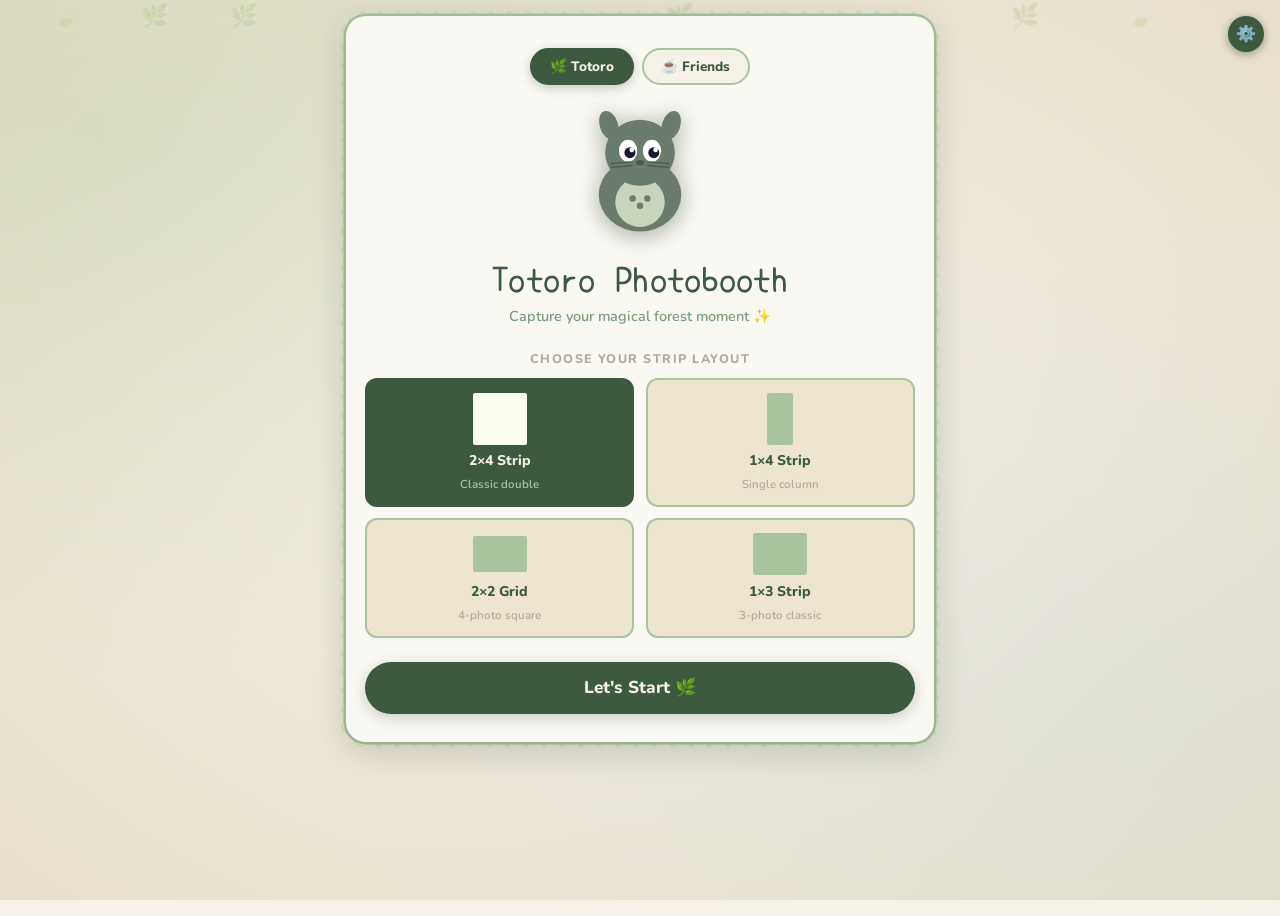
<file: index.html>
<!DOCTYPE html>
<html lang="en">
<head>
  <meta charset="UTF-8"/>
  <meta name="viewport" content="width=device-width, initial-scale=1.0"/>
  <title>Totoro Photobooth 🌿</title>
  <link rel="preconnect" href="https://fonts.googleapis.com"/>
  <link href="https://fonts.googleapis.com/css2?family=Cormorant+Garamond:ital,wght@0,400;0,600;1,400&family=Yomogi&family=Nunito:wght@400;600;700;800;900&display=swap" rel="stylesheet"/>
  <link rel="stylesheet" href="style.css"/>
</head>
<body>

<div class="leaves-bg" aria-hidden="true">
  <span class="leaf">🍃</span><span class="leaf">🌿</span><span class="leaf">🍃</span>
  <span class="leaf">🌿</span><span class="leaf">🍃</span><span class="leaf">🌿</span>
  <span class="leaf">🍃</span><span class="leaf">🌿</span>
</div>

<a href="admin.html" class="admin-link" title="Admin Panel">⚙️</a>

<div id="app">

  <!-- ═══ PHASE: WELCOME ═══ -->
  <div class="phase active" id="phase-welcome">
    <div class="welcome-card">
      <!-- Theme switcher -->
      <div class="theme-switcher">
        <button class="theme-btn active" data-theme="totoro" onclick="applyTheme('totoro')">🌿 Totoro</button>
        <button class="theme-btn" data-theme="friends" onclick="applyTheme('friends')">☕ Friends</button>
      </div>

      <!-- Dynamic hero area — swapped by applyTheme() -->
      <div id="themeHeroArea">
        <div class="totoro-hero"></div>
        <h1 class="welcome-title">Totoro Photobooth</h1>
        <p class="welcome-sub">Capture your magical forest moment ✨</p>
      </div>

      <div class="section-label">Choose your strip layout</div>
      <div class="layout-grid">
        <button class="layout-card active" data-layout="2x4" onclick="selectLayout(this,'2x4')">
          <div class="layout-preview lp-2x4"></div>
          <span>2×4 Strip</span><small>Classic double</small>
        </button>
        <button class="layout-card" data-layout="1x4" onclick="selectLayout(this,'1x4')">
          <div class="layout-preview lp-1x4"></div>
          <span>1×4 Strip</span><small>Single column</small>
        </button>
        <button class="layout-card" data-layout="2x2" onclick="selectLayout(this,'2x2')">
          <div class="layout-preview lp-2x2"></div>
          <span>2×2 Grid</span><small>4-photo square</small>
        </button>
        <button class="layout-card" data-layout="1x3" onclick="selectLayout(this,'1x3')">
          <div class="layout-preview lp-1x3"></div>
          <span>1×3 Strip</span><small>3-photo classic</small>
        </button>
      </div>

      <button class="btn-primary btn-xl" onclick="goPhase('camera-setup')">Let's Start 🌿</button>
    </div>
  </div>

  <!-- ═══ PHASE: CAMERA SETUP ═══ -->
  <div class="phase" id="phase-camera-setup">
    <div class="phase-card">
      <div class="phase-header">
        <button class="btn-back" onclick="goPhase('welcome')">← Back</button>
        <h2 class="phase-title">📷 Camera Setup</h2>
        <div class="phase-step">1 / 5</div>
      </div>

      <!-- Camera Source — shown only on laptops/desktops -->
      <div class="setup-section" id="cameraSourceSection" style="display:none">
        <div class="setup-label">Camera Source</div>
        <select id="cameraSelect" class="styled-select" onchange="onCameraChange()">
          <option value="">Detecting cameras…</option>
        </select>
      </div>

      <!-- Facing mode — shown only on mobile -->
      <div class="setup-section" id="cameraFacingSection" style="display:none">
        <div class="setup-label">Camera</div>
        <div class="toggle-row">
          <button class="toggle-btn active" id="btnFront" onclick="setFacing('user',this)">🤳 Front / Selfie</button>
          <button class="toggle-btn" id="btnBack" onclick="setFacing('environment',this)">📷 Back / Rear</button>
        </div>
      </div>

      <!-- Flash — shown only on mobile -->
      <div class="setup-section" id="cameraFlashSection" style="display:none">
        <div class="setup-label">Flash / Torch</div>
        <div class="toggle-row">
          <button class="toggle-btn active" id="btnFlashOff" onclick="setFlash('off',this)">🔕 Off</button>
          <button class="toggle-btn" id="btnFlashOn"  onclick="setFlash('on',this)">⚡ On</button>
          <button class="toggle-btn" id="btnFlashAuto" onclick="setFlash('auto',this)">✨ Auto</button>
        </div>
        <div class="flash-note" id="flashNote" style="display:none">⚠️ Torch not supported on this device</div>
      </div>

      <div class="setup-viewfinder" id="setupViewfinder">
        <video id="setupVideo" autoplay playsinline muted></video>
        <div class="vf-corner tl"></div><div class="vf-corner tr"></div>
        <div class="vf-corner bl"></div><div class="vf-corner br"></div>
        <div class="vf-label">Live Preview</div>
      </div>

      <button class="btn-primary" onclick="goPhase('shoot')">Looks Good — Start Shooting 📸</button>
    </div>
  </div>

  <!-- ═══ PHASE: SHOOT ═══ -->
  <div class="phase" id="phase-shoot">
    <div class="phase-card phase-card--wide">
      <div class="phase-header">
        <button class="btn-back" onclick="goPhase('camera-setup')">← Back</button>
        <h2 class="phase-title">📸 Photo Session</h2>
        <div class="phase-step">2 / 5</div>
      </div>

      <div class="shoot-layout">
        <div class="shoot-left">
          <div class="viewfinder-main" id="mainViewfinder">
            <video id="shootVideo" autoplay playsinline muted></video>
            <canvas id="shootCanvas" style="display:none"></canvas>
            <div class="vf-corner tl"></div><div class="vf-corner tr"></div>
            <div class="vf-corner bl"></div><div class="vf-corner br"></div>
            <div class="flash-overlay" id="shootFlash"></div>
            <div class="countdown-bubble" id="shootCountdown"></div>
            <div class="seq-overlay">
              <div class="seq-dots-row" id="shootDots"></div>
              <span class="seq-lbl" id="shootSeqLbl"></span>
            </div>
            <div class="replay-pill" id="replayPill" style="display:none">▶ 3s replay</div>
          </div>
          <div class="shoot-controls">
            <button class="btn-secondary" id="retakeBtn" onclick="goPhase('retake')" style="display:none">🔁 Retake</button>
            <button class="btn-primary btn-shoot" id="shootBtn" onclick="startShootSession()"><span>📸</span> Start</button>
            <button class="btn-secondary" id="doneShootBtn" onclick="goPhase('filter')" style="display:none">Done →</button>
          </div>
          <p class="shoot-status" id="shootStatus">Press Start when ready!</p>
        </div>

        <div class="shoot-right">
          <div class="strip-preview-label">Strip Preview</div>
          <div class="strip-mini-wrap" id="stripMiniWrap"></div>
        </div>
      </div>
    </div>
  </div>

  <!-- ═══ PHASE: RETAKE ═══ -->
  <div class="phase" id="phase-retake">
    <div class="phase-card">
      <div class="phase-header">
        <button class="btn-back" onclick="goPhase('shoot')">← Back</button>
        <h2 class="phase-title">🔁 Retake a Photo</h2>
        <div class="phase-step">2b</div>
      </div>
      <p class="retake-hint">Tap a photo slot to retake it</p>
      <div class="retake-grid" id="retakeGrid"></div>
      <button class="btn-primary" onclick="goPhase('filter')" style="margin-top:1rem">Continue with these →</button>
    </div>
  </div>

  <!-- ═══ PHASE: FILTER ═══ -->
  <div class="phase" id="phase-filter">
    <div class="phase-card">
      <div class="phase-header">
        <button class="btn-back" onclick="goPhase('shoot')">← Back</button>
        <h2 class="phase-title">🎨 Choose a Filter</h2>
        <div class="phase-step">3 / 5</div>
      </div>

      <div class="filter-strip-preview" id="filterStripPreview">
        <canvas id="filterCanvas"></canvas>
      </div>

      <div class="filter-scroll">
        <button class="filter-pill active" data-filter="none"     onclick="previewFilter('none',this)">🌿 Natural</button>
        <button class="filter-pill"        data-filter="sepia"    onclick="previewFilter('sepia',this)">🍂 Vintage</button>
        <button class="filter-pill"        data-filter="bw"       onclick="previewFilter('bw',this)">🌫 B&W</button>
        <button class="filter-pill"        data-filter="warm"     onclick="previewFilter('warm',this)">🌅 Warm</button>
        <button class="filter-pill"        data-filter="cool"     onclick="previewFilter('cool',this)">❄️ Cool</button>
        <button class="filter-pill"        data-filter="dramatic" onclick="previewFilter('dramatic',this)">🎭 Drama</button>
        <button class="filter-pill"        data-filter="fade"     onclick="previewFilter('fade',this)">🌸 Fade</button>
      </div>

      <button class="btn-primary" onclick="applyFilterAndNext()">Apply & Preview Strip →</button>
    </div>
  </div>

  <!-- ═══ PHASE: FINALIZE ═══ -->
  <div class="phase" id="phase-finalize">
    <div class="phase-card">
      <div class="phase-header">
        <button class="btn-back" onclick="goPhase('filter')">← Back</button>
        <h2 class="phase-title">✨ Your Strip</h2>
        <div class="phase-step">4 / 5</div>
      </div>

      <div class="finalize-strips" id="finalizeStrips"></div>
      <canvas id="finalCanvas" style="display:none"></canvas>

      <div class="finalize-actions">
        <button class="btn-secondary" onclick="goPhase('retake')">🔁 Retake a Shot</button>
        <button class="btn-download" onclick="downloadFinalStrip()">⬇️ Download</button>
      </div>

      <button class="btn-primary" style="margin-top:.8rem" onclick="goPhase('email')">Send to Email 📧</button>
    </div>
  </div>

  <!-- ═══ PHASE: EMAIL ═══ -->
  <div class="phase" id="phase-email">
    <div class="phase-card">
      <div class="phase-header">
        <button class="btn-back" onclick="goPhase('finalize')">← Back</button>
        <h2 class="phase-title">📧 Send Your Memories</h2>
        <div class="phase-step">5 / 5</div>
      </div>

      <div class="email-thumb-row" id="emailThumbRow"></div>

      <!-- Quick EmailJS config — shown only when not yet configured -->
      <div id="quickConfigPanel" class="quick-config-panel" style="display:none">
        <div class="qc-title" id="quickConfigTitle">⚙️ One-time EmailJS Setup</div>
        <p class="qc-desc">Get your free credentials at <a href="https://emailjs.com" target="_blank">emailjs.com</a> — connect Gmail, fill in below.<br/>
        <strong>Note:</strong> Each theme needs its own EmailJS Template ID. Service ID and Public Key can be the same.</p>
        <div class="form-group">
          <label class="form-label">Service ID <span class="qc-hint">e.g. service_abc123</span></label>
          <input type="text" id="qcServiceId" class="styled-input" placeholder="service_xxxxxxx"/>
        </div>
        <div class="form-group">
          <label class="form-label">Template ID <span class="qc-hint">e.g. template_xyz789</span></label>
          <input type="text" id="qcTemplateId" class="styled-input" placeholder="template_xxxxxxx"/>
        </div>
        <div class="form-group">
          <label class="form-label">Public Key <span class="qc-hint">Account → General</span></label>
          <input type="text" id="qcPublicKey" class="styled-input" placeholder="xxxxxxxxxxxxxxxxx"/>
        </div>
        <button class="btn-secondary" onclick="saveQuickConfig()" style="width:100%">💾 Save & Continue</button>
      </div>

      <div class="form-group">
        <label class="form-label">Your Email Address</label>
        <input type="email" id="emailInput" class="styled-input" placeholder="you@example.com"/>
      </div>
      <div class="form-group">
        <label class="form-label">What to include</label>
        <div class="check-row">
          <label class="check-item"><input type="checkbox" id="inclPhoto" checked/> 📸 Photo Strip</label>
          <label class="check-item"><input type="checkbox" id="inclVideo" checked/> 🎥 Video Clips</label>
        </div>
      </div>

      <div class="email-status-box" id="emailStatusBox" style="display:none"></div>

      <button class="btn-primary" id="sendEmailBtn" onclick="sendEmail()">Send ✉️</button>
      <button class="btn-ghost-center" onclick="goPhase('done')">Skip → Finish</button>
    </div>
  </div>

  <!-- ═══ PHASE: DONE ═══ -->
  <div class="phase" id="phase-done">
    <div class="done-card">
      <div class="done-anim">🌿</div>
      <h2 class="done-title">See you next time!</h2>
      <p class="done-sub">Your magical moment is saved ✨</p>
      <div class="done-strips" id="doneStrips"></div>
      <div class="done-actions">
        <button class="btn-download" onclick="downloadFinalStrip()">⬇️ Download Strip</button>
      </div>
      <button class="btn-primary" style="margin-top:1rem" onclick="restartBooth()">🌿 New Session</button>
    </div>
  </div>

</div><!-- #app -->

<!-- ░░ RETAKE MODAL ░░ -->
<div class="modal-overlay" id="retakeModal">
  <div class="modal-box">
    <button class="modal-close" onclick="closeRetakeModal()">✕</button>
    <h3 class="modal-title">📸 Retake Photo <span id="retakePhotoNum"></span></h3>
    <div class="modal-viewfinder">
      <video id="retakeVideo" autoplay playsinline muted></video>
      <div class="vf-corner tl"></div><div class="vf-corner tr"></div>
      <div class="vf-corner bl"></div><div class="vf-corner br"></div>
      <div class="countdown-bubble" id="retakeCountdown"></div>
      <div class="flash-overlay" id="retakeFlash"></div>
    </div>
    <div class="modal-actions">
      <button class="btn-primary" onclick="triggerRetakeCountdown()">📸 Capture (3s timer)</button>
    </div>
  </div>
</div>

<script src="config.js"></script>
<script src="strip-renderer.js"></script>
<script src="app.js"></script>
</body>
</html>
</file>
<file: style.css>
/* =====================================================
   TOTORO PHOTOBOOTH v3 — style.css
   ===================================================== */
:root {
  --forest:      #3d5a40;
  --forest-mid:  #4e7153;
  --forest-dark: #2a3f2c;
  --sage:        #7a9e7e;
  --sage-light:  #a8c5a0;
  --sage-pale:   #d4e8d0;
  --cream:       #f5f0e8;
  --parchment:   #ede5d0;
  --warm-white:  #faf8f3;
  --totoro-gray: #6b7c6e;
  --belly:       #c8d5bc;
  --accent:      #c1773b;
  --accent-lt:   #e8a96a;
  --dust:        #b5a99a;
  --shadow:      rgba(40,60,42,.22);
  --shadow-deep: rgba(20,35,22,.42);
  --radius:      20px;
  --radius-sm:   12px;
  --strip-green: #4e6e50;
}
*,*::before,*::after { box-sizing:border-box; margin:0; padding:0; }
html { scroll-behavior:smooth; }
body {
  font-family:'Nunito',sans-serif;
  background:var(--cream);
  color:var(--forest-dark);
  min-height:100vh;
  overflow-x:hidden;
}
body::before {
  content:''; position:fixed; inset:0; z-index:-2;
  background:
    radial-gradient(ellipse at 8% 15%,rgba(120,180,110,.15) 0%,transparent 50%),
    radial-gradient(ellipse at 90% 80%,rgba(174,205,217,.18) 0%,transparent 50%),
    radial-gradient(ellipse at 50% 50%,#f5f0e8 0%,#e8e0cc 100%);
}

/* ── LEAVES ── */
.leaves-bg { position:fixed;inset:0;pointer-events:none;z-index:-1;overflow:hidden; }
.leaf { position:absolute;font-size:clamp(.9rem,3vw,1.4rem);opacity:.13;animation:floatLeaf linear infinite; }
.leaf:nth-child(1){left:4%;animation-duration:20s;animation-delay:0s}
.leaf:nth-child(2){left:18%;animation-duration:24s;animation-delay:4s}
.leaf:nth-child(3){left:35%;animation-duration:17s;animation-delay:7s}
.leaf:nth-child(4){left:52%;animation-duration:26s;animation-delay:2s}
.leaf:nth-child(5){left:67%;animation-duration:21s;animation-delay:9s}
.leaf:nth-child(6){left:79%;animation-duration:15s;animation-delay:3s}
.leaf:nth-child(7){left:88%;animation-duration:23s;animation-delay:12s}
.leaf:nth-child(8){left:11%;animation-duration:19s;animation-delay:5s}
@keyframes floatLeaf{0%{transform:translateY(-5%) rotate(0);opacity:0}8%{opacity:.13}92%{opacity:.13}100%{transform:translateY(108vh) rotate(400deg);opacity:0}}

/* ── ADMIN LINK ── */
.admin-link {
  position:fixed;top:1rem;right:1rem;z-index:100;
  background:var(--forest);color:var(--cream);
  width:36px;height:36px;border-radius:50%;
  display:flex;align-items:center;justify-content:center;
  text-decoration:none;font-size:1rem;
  box-shadow:0 2px 10px var(--shadow-deep);
  transition:transform .2s;
}
.admin-link:hover{transform:scale(1.12) rotate(20deg)}

/* ── APP WRAPPER ── */
#app { max-width:620px;margin:0 auto;padding:0 1rem 4rem; }

/* ── PHASES ── */
.phase { display:none;animation:fadeUp .3s ease; }
.phase.active { display:block; }
@keyframes fadeUp{from{opacity:0;transform:translateY(12px)}to{opacity:1;transform:translateY(0)}}

/* ═══════════════════════════════════════
   WELCOME
═══════════════════════════════════════ */
.welcome-card {
  background:var(--warm-white);
  border-radius:var(--radius);
  padding:2rem 1.2rem 1.8rem;
  box-shadow:0 8px 32px var(--shadow),0 0 0 2.5px var(--sage-light);
  text-align:center;
  margin-top:1rem;
  position:relative;
}
.welcome-card::before {
  content:'';position:absolute;inset:-5px;border-radius:25px;
  background:repeating-linear-gradient(45deg,var(--sage-light) 0,var(--sage-light) 3px,transparent 3px,transparent 13px);
  z-index:-1;opacity:.28;
}
.totoro-hero { margin-bottom:1rem; }
.totoro-hero svg { width:110px;height:auto;filter:drop-shadow(0 4px 12px var(--shadow-deep)); }
.welcome-title {
  font-family:'Yomogi',cursive;
  font-size:2rem;color:var(--forest);letter-spacing:.04em;margin-bottom:.3rem;
}
.welcome-sub { font-size:.9rem;color:var(--sage);font-weight:600;margin-bottom:1.5rem; }
.section-label { font-size:.78rem;font-weight:800;color:var(--dust);letter-spacing:.12em;text-transform:uppercase;margin-bottom:.7rem; }

/* Layout grid */
.layout-grid { display:grid;grid-template-columns:repeat(2,1fr);gap:.7rem;margin-bottom:1.5rem; }
.layout-card {
  background:var(--parchment);border:2.5px solid var(--sage-light);
  border-radius:var(--radius-sm);padding:.8rem .6rem;
  cursor:pointer;transition:all .2s;display:flex;flex-direction:column;align-items:center;gap:.4rem;
  font-family:'Nunito',sans-serif;
}
.layout-card span { font-size:.88rem;font-weight:800;color:var(--forest); }
.layout-card small { font-size:.72rem;color:var(--dust);font-weight:600; }
.layout-card.active,.layout-card:hover { background:var(--forest);border-color:var(--forest); }
.layout-card.active span,.layout-card:hover span { color:var(--cream); }
.layout-card.active small,.layout-card:hover small { color:var(--sage-light); }

/* Layout previews */
.layout-preview { display:grid;gap:3px;width:56px;height:52px; }
.layout-preview span,.layout-preview::before,.layout-preview::after,
.lp-2x4,.lp-1x4,.lp-1x3,.lp-2x2 { background:var(--sage-light);border-radius:2px; }
.lp-2x4 { display:grid;grid-template-columns:1fr 1fr;grid-template-rows:repeat(4,1fr);gap:2px;width:54px;height:52px; }
.lp-2x4::before,.lp-2x4::after { display:none; }
.lp-1x4 { display:grid;grid-template-columns:1fr;grid-template-rows:repeat(4,1fr);gap:2px;width:26px;height:52px;margin:0 auto; }
.lp-2x2 { display:grid;grid-template-columns:1fr 1fr;grid-template-rows:1fr 1fr;gap:2px;width:54px;height:36px;margin:auto; }
.lp-1x3 { display:grid;grid-template-columns:1fr 1fr;grid-template-rows:repeat(3,1fr);gap:2px;width:54px;height:42px; }
.layout-card.active .layout-preview,
.layout-card:hover  .layout-preview { filter:brightness(1.5); }

/* ═══════════════════════════════════════
   PHASE CARD (generic)
═══════════════════════════════════════ */
.phase-card {
  background:var(--warm-white);
  border-radius:var(--radius);
  padding:1.2rem;
  box-shadow:0 8px 32px var(--shadow),0 0 0 2.5px var(--sage-light);
  margin-top:1rem;
  position:relative;
}
.phase-card::before {
  content:'';position:absolute;inset:-5px;border-radius:25px;
  background:repeating-linear-gradient(45deg,var(--sage-light) 0,var(--sage-light) 3px,transparent 3px,transparent 13px);
  z-index:-1;opacity:.25;
}
.phase-card--wide { max-width:100%; }
.phase-header {
  display:flex;align-items:center;justify-content:space-between;margin-bottom:1rem;
  padding-bottom:.7rem;border-bottom:2px solid var(--sage-pale);
}
.phase-title { font-family:'Yomogi',cursive;font-size:1.15rem;color:var(--forest); }
.phase-step  { font-size:.75rem;font-weight:700;color:var(--dust);letter-spacing:.08em; }

/* ═══════════════════════════════════════
   CAMERA SETUP
═══════════════════════════════════════ */
.setup-section { margin-bottom:1rem; }
.setup-label   { font-size:.78rem;font-weight:800;color:var(--dust);letter-spacing:.1em;text-transform:uppercase;margin-bottom:.45rem; }
.styled-select {
  width:100%;padding:.65rem .9rem;
  border:2px solid var(--sage-light);border-radius:var(--radius-sm);
  background:var(--cream);color:var(--forest-dark);
  font-family:'Nunito',sans-serif;font-size:.9rem;font-weight:600;
  appearance:none;cursor:pointer;
  background-image:url("data:image/svg+xml,%3Csvg xmlns='http://www.w3.org/2000/svg' viewBox='0 0 10 6'%3E%3Cpath d='M0 0l5 6 5-6z' fill='%237a9e7e'/%3E%3C/svg%3E");
  background-repeat:no-repeat;background-position:right .8rem center;background-size:10px;
}
.toggle-row { display:flex;gap:.5rem; }
.toggle-btn {
  flex:1;padding:.55rem .8rem;border:2px solid var(--sage-light);
  background:var(--cream);border-radius:60px;
  font-family:'Nunito',sans-serif;font-size:.85rem;font-weight:700;
  color:var(--forest);cursor:pointer;transition:all .18s;
}
.toggle-btn.active,.toggle-btn:hover { background:var(--forest);border-color:var(--forest);color:var(--cream); }

/* Setup viewfinder */
.setup-viewfinder {
  position:relative;width:100%;aspect-ratio:4/3;
  background:#0e1c0f;border-radius:var(--radius-sm);
  overflow:hidden;margin:.9rem 0;
}
.setup-viewfinder video { position:absolute;inset:0;width:100%;height:100%;object-fit:cover; }

/* ═══════════════════════════════════════
   SHOOT
═══════════════════════════════════════ */
.shoot-layout { display:flex;gap:1rem;align-items:flex-start;flex-wrap:wrap; }
.shoot-left   { flex:1;min-width:260px; }
.shoot-right  { flex:0 0 140px;min-width:120px; }

.viewfinder-main {
  position:relative;width:100%;aspect-ratio:4/3;
  background:#0e1c0f;border-radius:var(--radius-sm);
  overflow:hidden;margin-bottom:.8rem;
}
.viewfinder-main video { position:absolute;inset:0;width:100%;height:100%;object-fit:cover; }

/* VF corners */
.vf-corner { position:absolute;width:18px;height:18px;border-color:var(--accent-lt);border-style:solid;z-index:8; }
.vf-corner.tl { top:7px;left:7px;border-width:3px 0 0 3px;border-radius:3px 0 0 0; }
.vf-corner.tr { top:7px;right:7px;border-width:3px 3px 0 0;border-radius:0 3px 0 0; }
.vf-corner.bl { bottom:7px;left:7px;border-width:0 0 3px 3px;border-radius:0 0 0 3px; }
.vf-corner.br { bottom:7px;right:7px;border-width:0 3px 3px 0;border-radius:0 0 3px 0; }
.vf-label {
  position:absolute;top:8px;left:50%;transform:translateX(-50%);
  background:rgba(0,0,0,.45);color:rgba(255,255,255,.8);
  font-size:.68rem;font-weight:700;padding:2px 10px;border-radius:20px;letter-spacing:.1em;z-index:9;
}

/* Flash */
.flash-overlay { position:absolute;inset:0;background:white;opacity:0;pointer-events:none;z-index:20; }
.flash-overlay.flash { animation:doFlash .45s ease; }
@keyframes doFlash{0%{opacity:0}15%{opacity:.95}100%{opacity:0}}

/* Countdown bubble */
.countdown-bubble {
  position:absolute;inset:0;display:flex;align-items:center;justify-content:center;
  font-family:'Yomogi',cursive;font-size:5rem;font-weight:700;
  color:#fff;text-shadow:0 4px 20px rgba(0,0,0,.7);
  z-index:15;pointer-events:none;opacity:0;transition:opacity .15s;
}
.countdown-bubble.visible { opacity:1; }

/* Seq overlay */
.seq-overlay {
  position:absolute;bottom:0;left:0;right:0;
  background:linear-gradient(to top,rgba(0,0,0,.65) 0%,transparent 100%);
  padding:18px 12px 8px;
  display:flex;align-items:center;justify-content:center;gap:10px;z-index:10;
}
.seq-dots-row { display:flex;gap:7px; }
.seq-dot {
  width:9px;height:9px;border-radius:50%;
  background:rgba(255,255,255,.3);border:2px solid rgba(255,255,255,.5);
  transition:all .22s;
}
.seq-dot.done   { background:var(--accent-lt);border-color:var(--accent-lt); }
.seq-dot.active { background:white;border-color:white;transform:scale(1.35);box-shadow:0 0 8px rgba(255,255,255,.8); }
.seq-lbl { color:rgba(255,255,255,.8);font-size:.75rem;font-weight:700;letter-spacing:.08em; }
.replay-pill {
  position:absolute;top:10px;left:10px;
  background:rgba(78,113,83,.85);color:white;
  font-size:.7rem;font-weight:800;letter-spacing:.1em;
  padding:3px 10px;border-radius:20px;z-index:12;
}

/* Strip mini */
.strip-preview-label { font-size:.72rem;font-weight:800;color:var(--dust);letter-spacing:.1em;text-transform:uppercase;margin-bottom:.4rem; }
.strip-mini-wrap canvas { width:100%;height:auto;border-radius:8px;box-shadow:0 4px 16px var(--shadow); }

/* Shoot controls */
.shoot-controls {
  display:flex;gap:.55rem;justify-content:center;align-items:center;flex-wrap:wrap;
  margin-top:.6rem;
}
.shoot-status { text-align:center;font-size:.82rem;font-weight:600;color:var(--sage);margin-top:.5rem;min-height:1.1em; }
.btn-shoot { font-size:1rem;padding:.7rem 1.6rem; }

/* ═══════════════════════════════════════
   RETAKE GRID
═══════════════════════════════════════ */
.retake-hint { font-size:.85rem;color:var(--sage);font-weight:600;margin-bottom:.7rem; }
.retake-grid { display:grid;grid-template-columns:repeat(2,1fr);gap:.6rem; }
.retake-cell {
  aspect-ratio:4/3;border-radius:var(--radius-sm);overflow:hidden;
  position:relative;cursor:pointer;border:2.5px solid var(--sage-light);
  display:flex;align-items:center;justify-content:center;
  transition:transform .18s,box-shadow .18s;
  background:#2a3f2c;
}
.retake-cell:hover { transform:scale(1.03);box-shadow:0 6px 20px var(--shadow-deep);border-color:var(--accent); }
.retake-cell img { width:100%;height:100%;object-fit:cover;display:block; }
.retake-cell-badge {
  position:absolute;inset:0;background:rgba(20,35,22,.5);
  color:white;font-size:.8rem;font-weight:700;
  display:flex;align-items:center;justify-content:center;
  opacity:0;transition:opacity .18s;
}
.retake-cell:hover .retake-cell-badge { opacity:1; }

/* ═══════════════════════════════════════
   FILTER
═══════════════════════════════════════ */
.filter-strip-preview { margin-bottom:.9rem; }
.filter-strip-preview canvas { width:100%;height:auto;border-radius:10px;box-shadow:0 6px 24px var(--shadow-deep); }
.filter-scroll { display:flex;gap:.4rem;overflow-x:auto;padding-bottom:.4rem;margin-bottom:1rem;scrollbar-width:thin; }
.filter-pill {
  white-space:nowrap;padding:.35rem .85rem;
  border:2px solid var(--sage-light);background:var(--cream);
  border-radius:60px;font-family:'Nunito',sans-serif;font-size:.8rem;font-weight:700;
  color:var(--forest);cursor:pointer;transition:all .18s;flex-shrink:0;
}
.filter-pill.active,.filter-pill:hover { background:var(--forest);border-color:var(--forest);color:var(--cream); }

/* ═══════════════════════════════════════
   FINALIZE
═══════════════════════════════════════ */
.finalize-strips { display:flex;justify-content:center;margin-bottom:1rem; }
.finalize-actions { display:flex;gap:.6rem;justify-content:center;flex-wrap:wrap; }

/* ═══════════════════════════════════════
   EMAIL
═══════════════════════════════════════ */
.email-thumb-row { display:flex;justify-content:center;margin-bottom:1.2rem; }
.email-thumb-row canvas { width:120px;height:auto;border-radius:8px;box-shadow:0 4px 16px var(--shadow); }
.form-group { margin-bottom:.9rem; }
.form-label { display:block;font-size:.78rem;font-weight:800;color:var(--dust);letter-spacing:.1em;text-transform:uppercase;margin-bottom:.4rem; }
.styled-input {
  width:100%;padding:.65rem .9rem;border:2px solid var(--sage-light);border-radius:var(--radius-sm);
  background:var(--cream);color:var(--forest-dark);font-family:'Nunito',sans-serif;font-size:.9rem;font-weight:600;
  outline:none;transition:border-color .18s;
}
.styled-input:focus { border-color:var(--forest); }
.check-row { display:flex;gap:1rem;flex-wrap:wrap; }
.check-item { display:flex;align-items:center;gap:.4rem;font-size:.88rem;font-weight:600;cursor:pointer; }
.check-item input { accent-color:var(--forest);width:16px;height:16px; }
.email-status-box {
  padding:.7rem 1rem;border-radius:var(--radius-sm);font-size:.85rem;font-weight:700;
  margin-bottom:.8rem;
}
.status-info    { background:#d4e8d0;color:#2a3f2c; }
.status-success { background:#b8ddb8;color:#1a3a1c; }
.status-warn    { background:#fdecc8;color:#7a4e1c; }
.status-error   { background:#fad4d4;color:#7a1c1c; }

/* ═══════════════════════════════════════
   DONE
═══════════════════════════════════════ */
.done-card {
  background:var(--warm-white);border-radius:var(--radius);padding:2.5rem 1.2rem 2rem;
  box-shadow:0 8px 32px var(--shadow),0 0 0 2.5px var(--sage-light);
  text-align:center;margin-top:1.5rem;
}
.done-anim { font-size:4rem;animation:pulse 2s infinite ease-in-out;margin-bottom:.8rem; }
@keyframes pulse{0%,100%{transform:scale(1)}50%{transform:scale(1.18)}}
.done-title { font-family:'Yomogi',cursive;font-size:2rem;color:var(--forest);margin-bottom:.4rem; }
.done-sub   { color:var(--sage);font-weight:600;margin-bottom:1rem; }
.done-actions { display:flex;justify-content:center;gap:.6rem;margin-top:.6rem; }

/* ═══════════════════════════════════════
   MODAL (retake)
═══════════════════════════════════════ */
.modal-overlay {
  display:none;position:fixed;inset:0;
  background:rgba(15,25,16,.88);z-index:1000;
  align-items:center;justify-content:center;padding:1rem;
  backdrop-filter:blur(5px);
}
.modal-overlay.open { display:flex;animation:fadeUp .2s ease; }
.modal-box {
  background:var(--warm-white);border-radius:var(--radius);
  padding:1.2rem;max-width:420px;width:100%;
  box-shadow:0 20px 60px rgba(0,0,0,.5);position:relative;
}
.modal-close {
  position:absolute;top:-12px;right:-12px;
  width:30px;height:30px;background:var(--accent);color:white;
  border:none;border-radius:50%;font-size:.82rem;cursor:pointer;
  font-weight:800;box-shadow:0 3px 10px rgba(0,0,0,.3);
}
.modal-title { font-family:'Yomogi',cursive;font-size:1.05rem;color:var(--forest);margin-bottom:.8rem; }
.modal-viewfinder {
  position:relative;width:100%;aspect-ratio:4/3;
  background:#0e1c0f;border-radius:var(--radius-sm);overflow:hidden;
  margin-bottom:.8rem;
}
.modal-viewfinder video { position:absolute;inset:0;width:100%;height:100%;object-fit:cover; }
.modal-actions { display:flex;justify-content:center; }

/* ═══════════════════════════════════════
   BUTTONS
═══════════════════════════════════════ */
.btn-primary {
  display:flex;align-items:center;justify-content:center;gap:.4rem;width:100%;
  background:var(--forest);color:var(--cream);border:none;
  padding:.72rem 1.5rem;border-radius:60px;
  font-family:'Nunito',sans-serif;font-size:.98rem;font-weight:800;
  cursor:pointer;box-shadow:0 4px 16px var(--shadow);transition:all .2s;
  margin-top:.8rem;
}
.btn-primary:hover { background:var(--forest-mid);transform:translateY(-2px); }
.btn-primary:active { transform:translateY(0); }
.btn-primary:disabled { opacity:.5;cursor:not-allowed;transform:none; }
.btn-xl { padding:.9rem 2rem;font-size:1.08rem;margin-top:1.2rem; }

.btn-secondary {
  background:var(--parchment);color:var(--forest);
  border:2px solid var(--sage-light);padding:.6rem 1rem;
  border-radius:60px;font-family:'Nunito',sans-serif;
  font-size:.85rem;font-weight:700;cursor:pointer;transition:all .18s;
}
.btn-secondary:hover { background:var(--belly);border-color:var(--sage); }
.btn-secondary:disabled { opacity:.45;cursor:not-allowed; }

.btn-download {
  background:var(--accent);color:white;border:none;
  padding:.65rem 1.4rem;border-radius:60px;
  font-family:'Nunito',sans-serif;font-size:.9rem;font-weight:800;
  cursor:pointer;box-shadow:0 4px 14px rgba(193,119,59,.35);transition:all .2s;
}
.btn-download:hover { background:var(--accent-lt);transform:translateY(-1px); }

.btn-back {
  background:transparent;border:none;
  font-family:'Nunito',sans-serif;font-size:.85rem;font-weight:700;
  color:var(--sage);cursor:pointer;padding:.3rem .4rem;transition:color .18s;
}
.btn-back:hover { color:var(--forest); }

.btn-ghost-center {
  display:block;width:100%;text-align:center;
  background:transparent;border:none;
  font-family:'Nunito',sans-serif;font-size:.82rem;font-weight:700;
  color:var(--dust);cursor:pointer;padding:.5rem;margin-top:.4rem;
  transition:color .18s;
}
.btn-ghost-center:hover { color:var(--forest); }
.btn-ghost { background:transparent;border:none;color:var(--dust);cursor:pointer;font-family:'Nunito',sans-serif;font-size:.82rem;font-weight:700;padding:.3rem .5rem;transition:color .18s; }
.btn-ghost:hover { color:#b05050; }

/* ── QUICK CONFIG PANEL ── */
.quick-config-panel {
  background: var(--parchment);
  border: 2px solid var(--accent-lt);
  border-radius: var(--radius-sm);
  padding: 1rem;
  margin-bottom: 1rem;
}
.qc-title {
  font-family: 'Yomogi', cursive;
  font-size: 1rem;
  color: var(--forest);
  margin-bottom: .3rem;
}
.qc-desc {
  font-size: .8rem;
  color: var(--dust);
  font-weight: 600;
  margin-bottom: .8rem;
  line-height: 1.5;
}
.qc-desc a { color: var(--forest-mid); font-weight: 700; }
.qc-hint {
  font-weight: 400;
  font-size: .72rem;
  color: var(--dust);
  letter-spacing: 0;
  text-transform: none;
}

/* ── THEME SWITCHER ── */
.theme-switcher {
  display: flex;
  gap: .5rem;
  justify-content: center;
  margin-bottom: 1.2rem;
}
.theme-btn {
  padding: .45rem 1.1rem;
  border: 2px solid var(--sage-light);
  background: var(--cream);
  border-radius: 60px;
  font-family: 'Nunito', sans-serif;
  font-size: .85rem;
  font-weight: 800;
  color: var(--forest);
  cursor: pointer;
  transition: all .2s;
}
.theme-btn.active {
  background: var(--theme-btn-bg, var(--forest));
  border-color: var(--theme-btn-bg, var(--forest));
  color: var(--theme-btn-color, var(--cream));
  box-shadow: 0 3px 12px rgba(0,0,0,.2);
}
.theme-btn:not(.active):hover {
  background: var(--belly);
}

/* Friends theme overrides */
body.theme-friends {
  --forest:      #c0392b;
  --forest-mid:  #e74c3c;
  --forest-dark: #922b21;
  --sage:        #e67e22;
  --sage-light:  #f0c080;
  --sage-pale:   #fdebd0;
  --cream:       #fff8f0;
  --parchment:   #fef0dc;
  --warm-white:  #fffaf5;
  --accent:      #e67e22;
  --accent-lt:   #f5cba7;
  --belly:       #fdebd0;
  --shadow:      rgba(192,57,43,.18);
  --shadow-deep: rgba(150,40,30,.38);
}
body.theme-friends .welcome-title { font-family: 'Georgia', serif; }
body.theme-friends .btn-primary   { background: #c0392b !important; }
body.theme-friends .tab.active    { background: #c0392b; }
body.theme-friends .filter-pill.active,
body.theme-friends .filter-btn.active,
body.theme-friends .layout-card.active { background: #c0392b; border-color: #c0392b; }
body.theme-friends .seq-dot.done  { background: #e67e22; border-color: #e67e22; }
body.theme-friends .vf-corner     { border-color: #f0c080; }
body.theme-friends .admin-link    { background: #c0392b; }

/* ── FLASH NOTE ── */
.flash-note {
  margin-top: .5rem;
  font-size: .78rem;
  font-weight: 700;
  color: var(--accent);
  padding: .4rem .7rem;
  background: rgba(193,119,59,.1);
  border-radius: 8px;
  border-left: 3px solid var(--accent);
}
</file>
